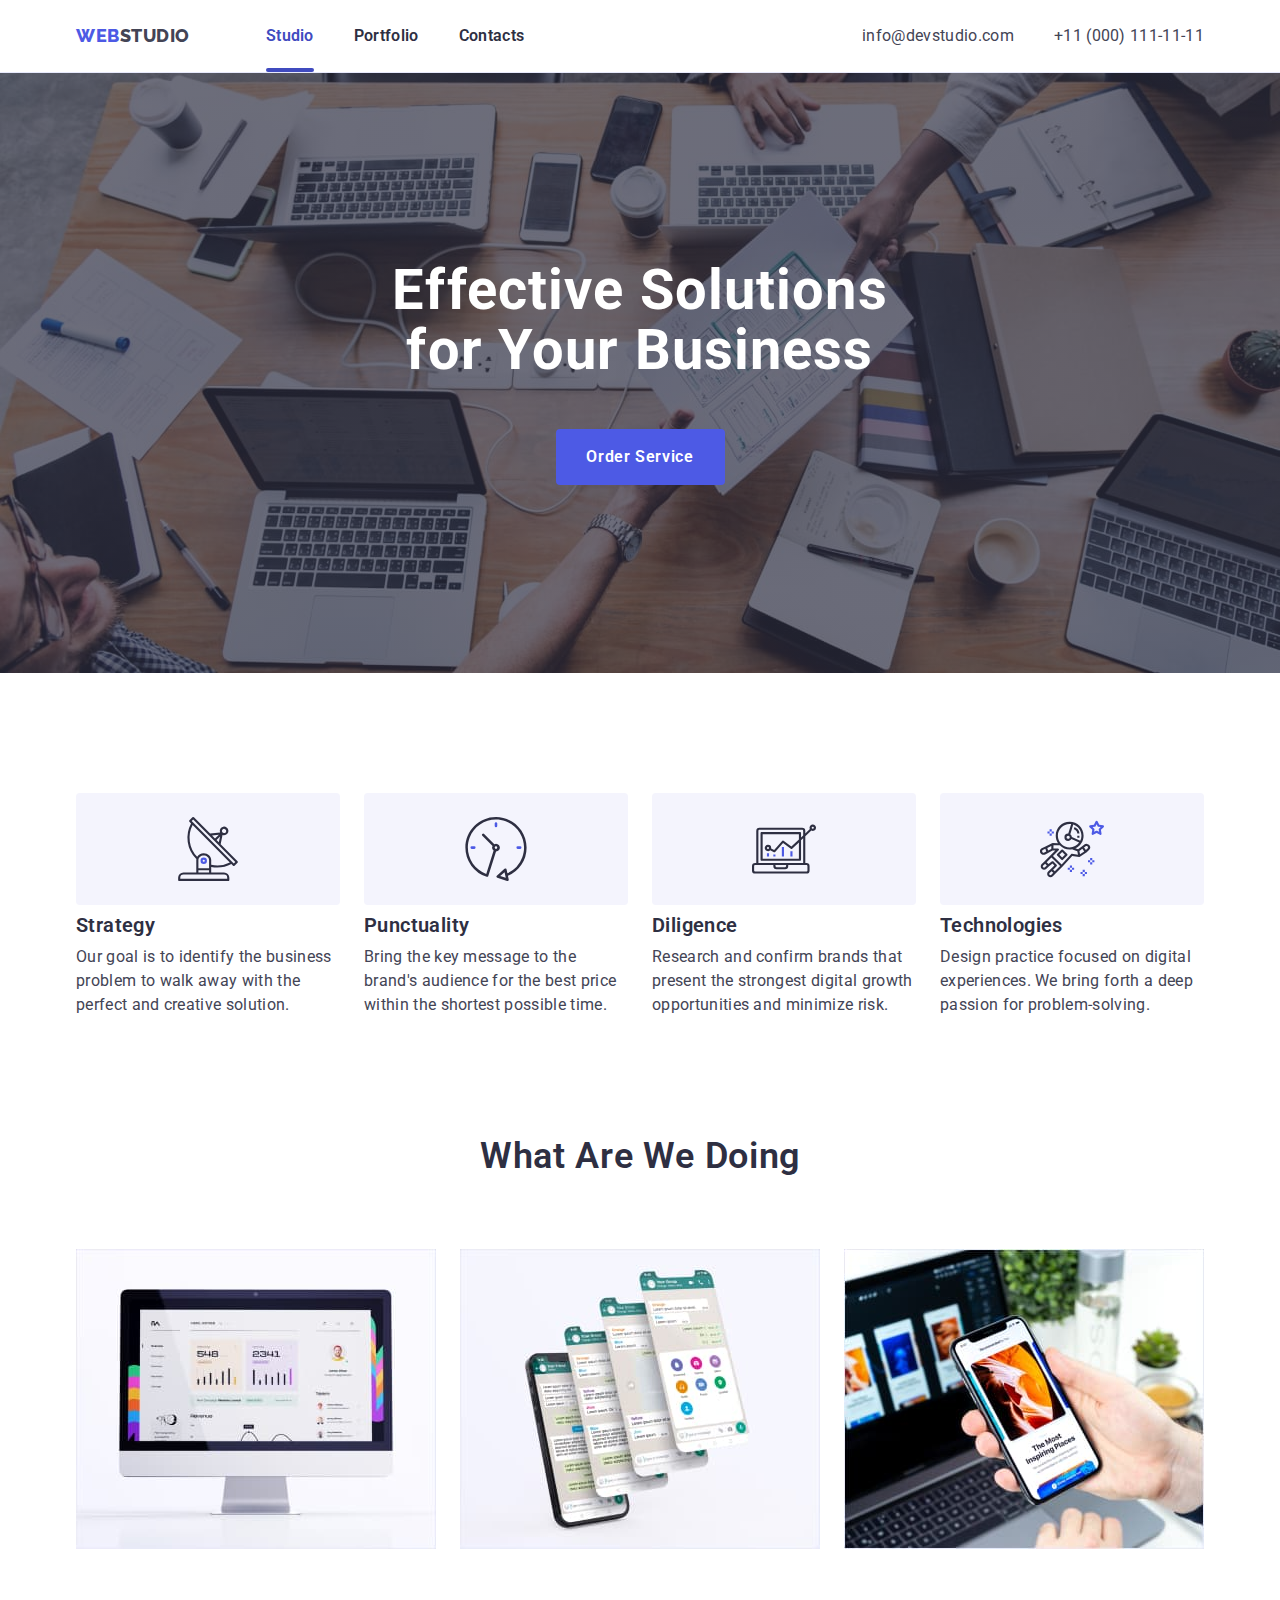
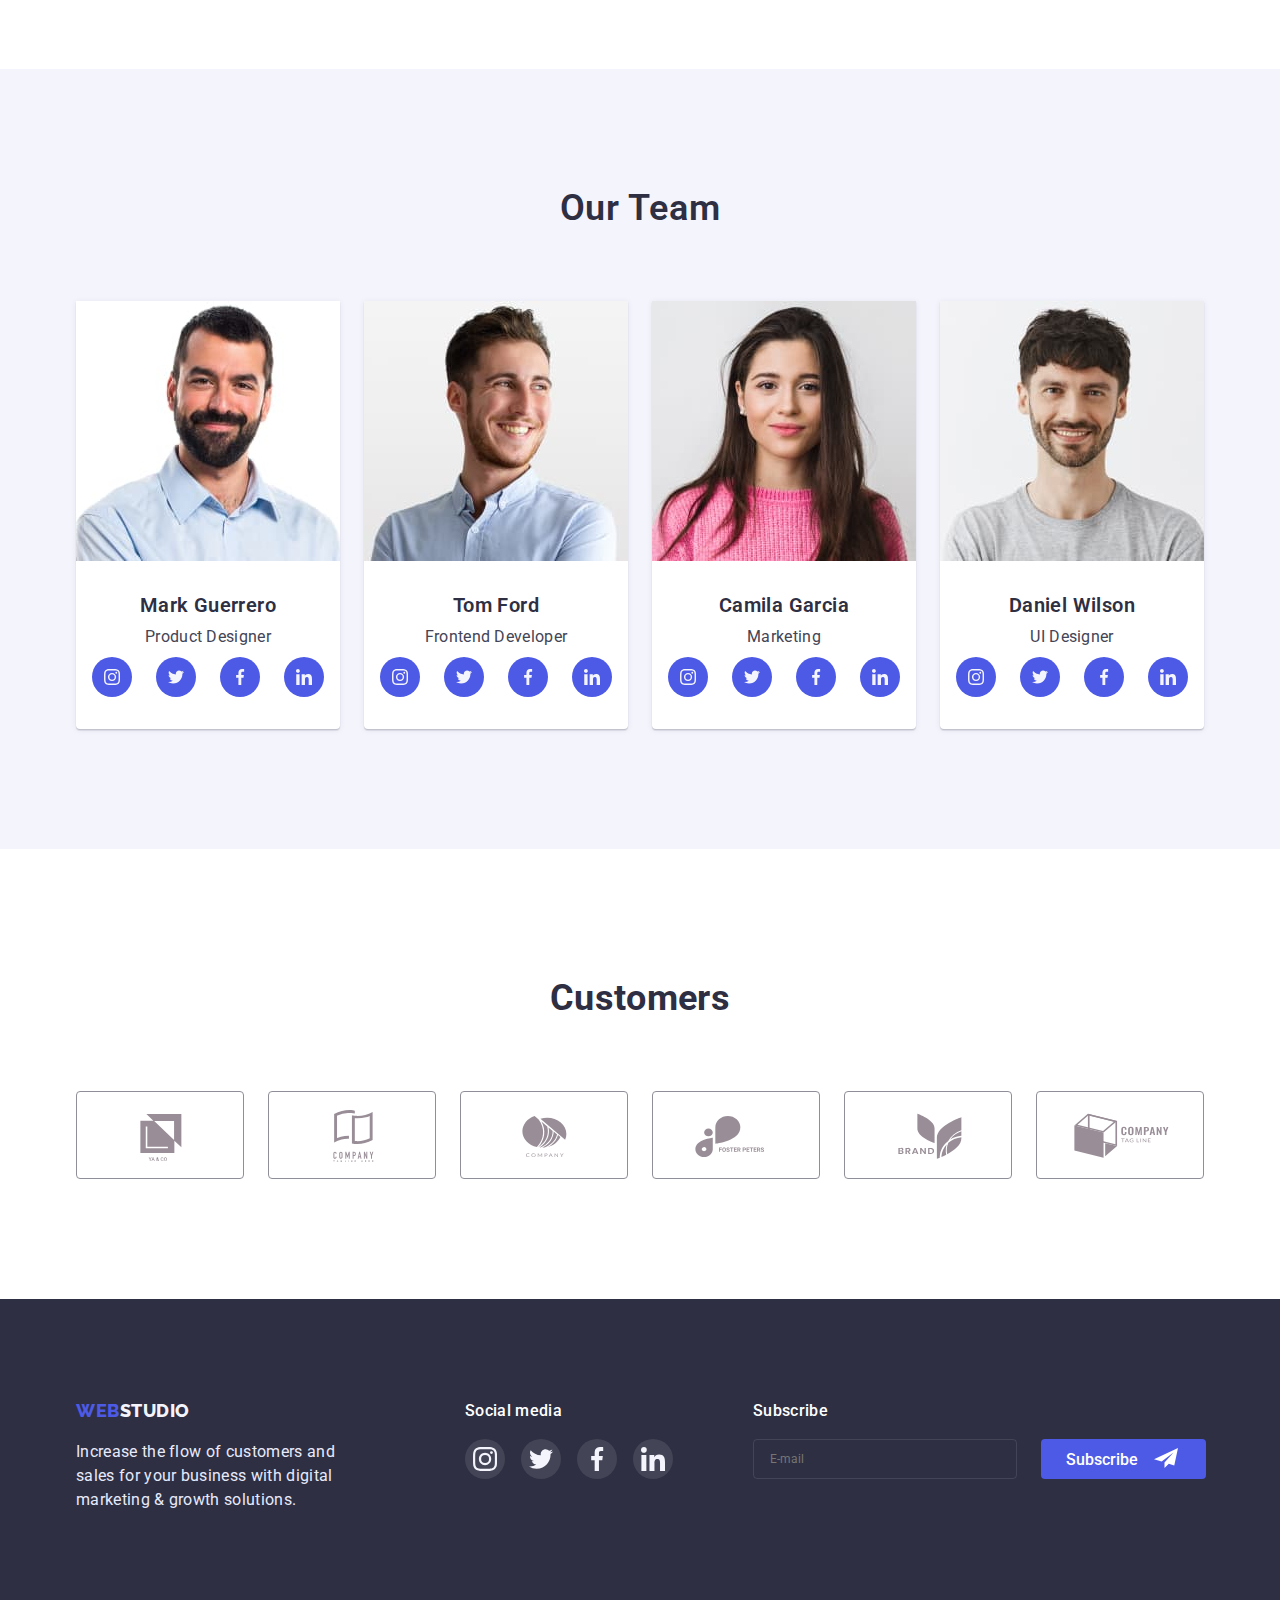
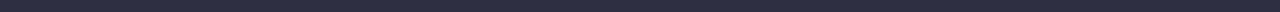
<file: index.html>
<!DOCTYPE html>
<html lang="en">
  <head>
    <meta charset="UTF-8" />
    <meta http-equiv="X-UA-Compatible" content="IE=edge" />
    <meta name="viewport" content="width=device-width, initial-scale=1.0" />
    <title>Kizenko</title>
    <link rel="preconnect" href="https://fonts.googleapis.com" />
    <link rel="preconnect" href="https://fonts.gstatic.com" crossorigin />
    <link
      href="https://fonts.googleapis.com/css2?family=Raleway:wght@800&family=Roboto:wght@400;500;700;900&display=swap"
      rel="stylesheet"
    />
    <link
      rel="stylesheet"
      href="https://cdnjs.cloudflare.com/ajax/libs/modern-normalize/1.1.0/modern-normalize.min.css"
    />
    <link rel="stylesheet" href="./css/styles.css" />
  </head>

  <body>
    <!--header-->
    <header class="header">
      <div class="container main-nav">
        <nav class="nav">
          <a class="logo link" href="./index.html">
            <span class="web">web</span><span class="studio">studio</span>
          </a>
          <ul class="menu list">
            <li class="item">
              <a class="menu-item link current" href="./index.html">Studio</a>
            </li>
            <li class="item">
              <a class="menu-item link" href="./portfolio.html">Portfolio</a>
            </li>
            <li class="item"><a class="menu-item link" href="">Contacts</a></li>
          </ul>
        </nav>
        <ul class="contact-menu list">
          <li>
            <a class="contact-mail link" href="mailto:info@devstudio.com"
              >info@devstudio.com</a
            >
          </li>
          <li>
            <a class="contact-tel link" href="tel:+110001111111"
              >+11 (000) 111-11-11</a
            >
          </li>
        </ul>
      </div>
    </header>
    <main>
      <!--hero-->
      <section class="hero">
        <div class="container">
          <h1 class="hero-title">Effective Solutions for Your Business</h1>
          <button class="hero-btn" type="button" data-modal-open>
            Order Service
          </button>
        </div>
      </section>
      <!--advantages-->
      <section class="advantages">
        <div class="container">
          <h2 class="advantages-title">our advantages</h2>
          <ul class="advantages-list list">
            <li class="list-element icon-antenna">
              <h3 class="list-title">Strategy</h3>
              <p class="list-text">
                Our goal is to identify the business problem to walk away with
                the perfect and creative solution.
              </p>
            </li>
            <li class="list-element icon-clock">
              <h3 class="list-title">Punctuality</h3>
              <p class="list-text">
                Bring the key message to the brand's audience for the best price
                within the shortest possible time.
              </p>
            </li>
            <li class="list-element icon-diagram">
              <h3 class="list-title">Diligence</h3>
              <p class="list-text">
                Research and confirm brands that present the strongest digital
                growth opportunities and minimize risk.
              </p>
            </li>
            <li class="list-element icon-astronaut">
              <h3 class="list-title">Technologies</h3>
              <p class="list-text">
                Design practice focused on digital experiences. We bring forth a
                deep passion for problem-solving.
              </p>
            </li>
          </ul>
        </div>
      </section>

      <!--img list-->
      <section class="img">
        <div class="container">
          <h2 class="img-title">What are we doing</h2>
          <ul class="img-list list">
            <li class="img-item">
              <img
                class="picture"
                src="./images/imac.jpg"
                alt="imac image"
                width="360"
              />
            </li>
            <li class="img-item">
              <img
                class="picture"
                src="./images/iphone.jpg"
                alt="iphone image"
                width="360"
              />
            </li>
            <li class="img-item">
              <img
                class="picture"
                src="./images/imac_and_iphone.jpg"
                alt="imac and iphone image"
                width="360"
              />
            </li>
          </ul>
        </div>
      </section>
      <!--team-->
      <section class="team">
        <div class="container">
          <h2 class="team-title">Our Team</h2>
          <ul class="team-list list">
            <li class="teammate">
              <img
                class="picture"
                src="./images/mark_guerrero.jpg"
                alt="Mark Guerrero"
                width="264"
              />
              <div class="card">
                <h3 class="teammate-name">Mark Guerrero</h3>
                <p class="teammate-position">Product Designer</p>
                <ul class="social-list list">
                  <li class="social-list-item">
                    <a href="" class="social-list-link">
                      <svg class="social-list-icon" width="16" height="16">
                        <use href="./images/icons.svg#icon-instagram"></use>
                      </svg>
                    </a>
                  </li>
                  <li class="social-list-item">
                    <a href="" class="social-list-link">
                      <svg class="social-list-icon" width="16" height="16">
                        <use href="./images/icons.svg#icon-twitter"></use>
                      </svg>
                    </a>
                  </li>
                  <li class="social-list-item">
                    <a href="" class="social-list-link">
                      <svg class="social-list-icon" width="16" height="16">
                        <use href="./images/icons.svg#icon-facebook"></use>
                      </svg>
                    </a>
                  </li>
                  <li class="social-list-item">
                    <a href="" class="social-list-link">
                      <svg class="social-list-icon" width="16" height="16">
                        <use href="./images/icons.svg#icon-linkedin"></use>
                      </svg>
                    </a>
                  </li>
                </ul>
              </div>
            </li>
            <li class="teammate">
              <img
                class="picture"
                src="./images/tom_ford.jpg"
                alt="Tom Ford"
                width="264"
              />
              <div class="card">
                <h3 class="teammate-name">Tom Ford</h3>
                <p class="teammate-position">Frontend Developer</p>
                <ul class="social-list list">
                  <li class="social-list-item">
                    <a href="" class="social-list-link">
                      <svg class="social-list-icon" width="16" height="16">
                        <use href="./images/icons.svg#icon-instagram"></use>
                      </svg>
                    </a>
                  </li>
                  <li class="social-list-item">
                    <a href="" class="social-list-link">
                      <svg class="social-list-icon" width="16" height="16">
                        <use href="./images/icons.svg#icon-twitter"></use>
                      </svg>
                    </a>
                  </li>
                  <li class="social-list-item">
                    <a href="" class="social-list-link">
                      <svg class="social-list-icon" width="16" height="16">
                        <use href="./images/icons.svg#icon-facebook"></use>
                      </svg>
                    </a>
                  </li>
                  <li class="social-list-item">
                    <a href="" class="social-list-link">
                      <svg class="social-list-icon" width="16" height="16">
                        <use href="./images/icons.svg#icon-linkedin"></use>
                      </svg>
                    </a>
                  </li>
                </ul>
              </div>
            </li>
            <li class="teammate">
              <img
                class="picture"
                src="./images/camila_garcia.jpg"
                alt="Camila Garcia"
                width="264"
              />
              <div class="card">
                <h3 class="teammate-name">Camila Garcia</h3>
                <p class="teammate-position">Marketing</p>
                <ul class="social-list list">
                  <li class="social-list-item">
                    <a href="" class="social-list-link">
                      <svg class="social-list-icon" width="16" height="16">
                        <use href="./images/icons.svg#icon-instagram"></use>
                      </svg>
                    </a>
                  </li>
                  <li class="social-list-item">
                    <a href="" class="social-list-link">
                      <svg class="social-list-icon" width="16" height="16">
                        <use href="./images/icons.svg#icon-twitter"></use>
                      </svg>
                    </a>
                  </li>
                  <li class="social-list-item">
                    <a href="" class="social-list-link">
                      <svg class="social-list-icon" width="16" height="16">
                        <use href="./images/icons.svg#icon-facebook"></use>
                      </svg>
                    </a>
                  </li>
                  <li class="social-list-item">
                    <a href="" class="social-list-link">
                      <svg class="social-list-icon" width="16" height="16">
                        <use href="./images/icons.svg#icon-linkedin"></use>
                      </svg>
                    </a>
                  </li>
                </ul>
              </div>
            </li>
            <li class="teammate">
              <img
                class="picture"
                src="./images/daniel_wilson.jpg"
                alt="Daniel Wilson"
                width="264"
              />
              <div class="card">
                <h3 class="teammate-name">Daniel Wilson</h3>
                <p class="teammate-position">UI Designer</p>
                <ul class="social-list list">
                  <li class="social-list-item">
                    <a href="" class="social-list-link">
                      <svg class="social-list-icon" width="16" height="16">
                        <use href="./images/icons.svg#icon-instagram"></use>
                      </svg>
                    </a>
                  </li>
                  <li class="social-list-item">
                    <a href="" class="social-list-link">
                      <svg class="social-list-icon" width="16" height="16">
                        <use href="./images/icons.svg#icon-twitter"></use>
                      </svg>
                    </a>
                  </li>
                  <li class="social-list-item">
                    <a href="" class="social-list-link">
                      <svg class="social-list-icon" width="16" height="16">
                        <use href="./images/icons.svg#icon-facebook"></use>
                      </svg>
                    </a>
                  </li>
                  <li class="social-list-item">
                    <a href="" class="social-list-link">
                      <svg class="social-list-icon" width="16" height="16">
                        <use href="./images/icons.svg#icon-linkedin"></use>
                      </svg>
                    </a>
                  </li>
                </ul>
              </div>
            </li>
          </ul>
        </div>
      </section>
      <!--Customers-->
      <section class="customers">
        <div class="container">
          <h2 class="customers-title">Customers</h2>
          <ul class="customers-list list">
            <li class="customers-item">
              <a href="" class="customers-link">
                <svg class="customers-icon" width="104" height="56">
                  <use href="./images/icons.svg#icon-Logo-1"></use>
                </svg>
              </a>
            </li>
            <li class="customers-item">
              <a href="" class="customers-link">
                <svg class="customers-icon" width="104" height="56">
                  <use href="./images/icons.svg#icon-Logo-2"></use>
                </svg>
              </a>
            </li>
            <li class="customers-item">
              <a href="" class="customers-link">
                <svg class="customers-icon" width="104" height="56">
                  <use href="./images/icons.svg#icon-Logo-3"></use>
                </svg>
              </a>
            </li>
            <li class="customers-item">
              <a href="" class="customers-link">
                <svg class="customers-icon" width="104" height="56">
                  <use href="./images/icons.svg#icon-Logo-4"></use>
                </svg>
              </a>
            </li>
            <li class="customers-item">
              <a href="" class="customers-link">
                <svg class="customers-icon" width="104" height="56">
                  <use href="./images/icons.svg#icon-Logo-5"></use>
                </svg>
              </a>
            </li>
            <li class="customers-item">
              <a href="" class="customers-link">
                <svg class="customers-icon" width="104" height="56">
                  <use href="./images/icons.svg#icon-Logo-6"></use>
                </svg>
              </a>
            </li>
          </ul>
        </div>
      </section>

      <!--/Customers-->
    </main>
    <!--footer-->
    <footer class="footer">
      <div class="container">
        <div>
          <a class="logo link" href="./index.html">
            <span class="footer-web">web</span
            ><span class="footer-studio">studio</span>
          </a>

          <p class="footer-text">
            Increase the flow of customers and sales for your business with
            digital marketing & growth solutions.
          </p>
        </div>
        <div class="footer-media">
          <h2 class="media-title">Social media</h2>
          <ul class="media-list list">
            <li class="media-item">
              <a href="" class="media-link">
                <svg class="media-icon" width="24" height="24">
                  <use href="./images/icons.svg#icon-instagram"></use></svg
              ></a>
            </li>
            <li class="media-item">
              <a href="" class="media-link">
                <svg class="media-icon" width="24" height="24">
                  <use href="./images/icons.svg#icon-twitter"></use></svg
              ></a>
            </li>
            <li class="media-item">
              <a href="" class="media-link">
                <svg class="media-icon" width="24" height="24">
                  <use href="./images/icons.svg#icon-facebook"></use></svg
              ></a>
            </li>
            <li class="media-item">
              <a href="" class="media-link">
                <svg class="media-icon" width="24" height="24">
                  <use href="./images/icons.svg#icon-linkedin"></use></svg
              ></a>
            </li>
          </ul>
        </div>
        <form class="footer-form">
          <label for="email-footer" class="footer-email-label">Subscribe</label>
          <div class="btn-wrap">
            <input
              type="email"
              id="email-footer"
              class="email-input"
              name="email-footer"
              placeholder="E-mail"
            />
            <button type="submit" class="footer-btn">Subscribe</button>
          </div>
        </form>
      </div>
    </footer>
    <!--OVERLAY-->
    <div class="overlay is-hidden" data-modal>
      <div class="modal">
        <button type="button" class="modal-close" data-modal-close>
          <svg class="close-icon" width="8" height="8">
            <use href="./images/icons.svg#icon-close"></use>
          </svg>
        </button>
        <h2 class="modal-title">
          Leave your contacts and we will call you back
        </h2>
        <form class="form">
          <div class="form-wrap">
            <label for="user" class="user-label label">Name</label>
            <div class="input-wrap">
              <input
                type="text"
                name="user"
                class="user-input input"
                id="user"
              />
              <svg class="input-icon" width="12" height="12">
                <use href="./images/icons.svg#icon-name"></use>
              </svg>
            </div>
          </div>
          <div class="form-wrap">
            <label for="phone" class="phone-label label">Phone</label>
            <div class="input-wrap">
              <input
                type="tel"
                name="phone"
                class="phone-impu input"
                id="phone"
              />
              <svg class="input-icon" width="12" height="12">
                <use href="./images/icons.svg#icon-phone"></use>
              </svg>
            </div>
          </div>
          <div class="form-wrap">
            <label for="email" class="email-label label">Email</label>
            <div class="input-wrap">
              <input
                type="email"
                name="email"
                class="email-input input"
                id="email"
              />
              <svg class="input-icon" width="12" height="12">
                <use href="./images/icons.svg#icon-email"></use>
              </svg>
            </div>
          </div>
          <label class="label" for="comment">Comment</label>
          <textarea
            class="comment"
            name="comment"
            id="comment"
            placeholder="Text input"
          ></textarea>
          <div class="checkbox-wrap">
            <input
              class="checkbox visually-hidden"
              type="checkbox"
              name="checkbox"
              id="checkbox"
            />
            <label class="checkbox-label" for="checkbox"
              >I accept the terms and conditions of the
              <a class="policy-link" href="">Privacy Policy</a>
            </label>
          </div>
          <button type="submit" class="form-btn">Send</button>
        </form>
      </div>
    </div>
    <!--SCRIPT-->
    <script src="./js/modal.js"></script>
  </body>
</html>
</file>
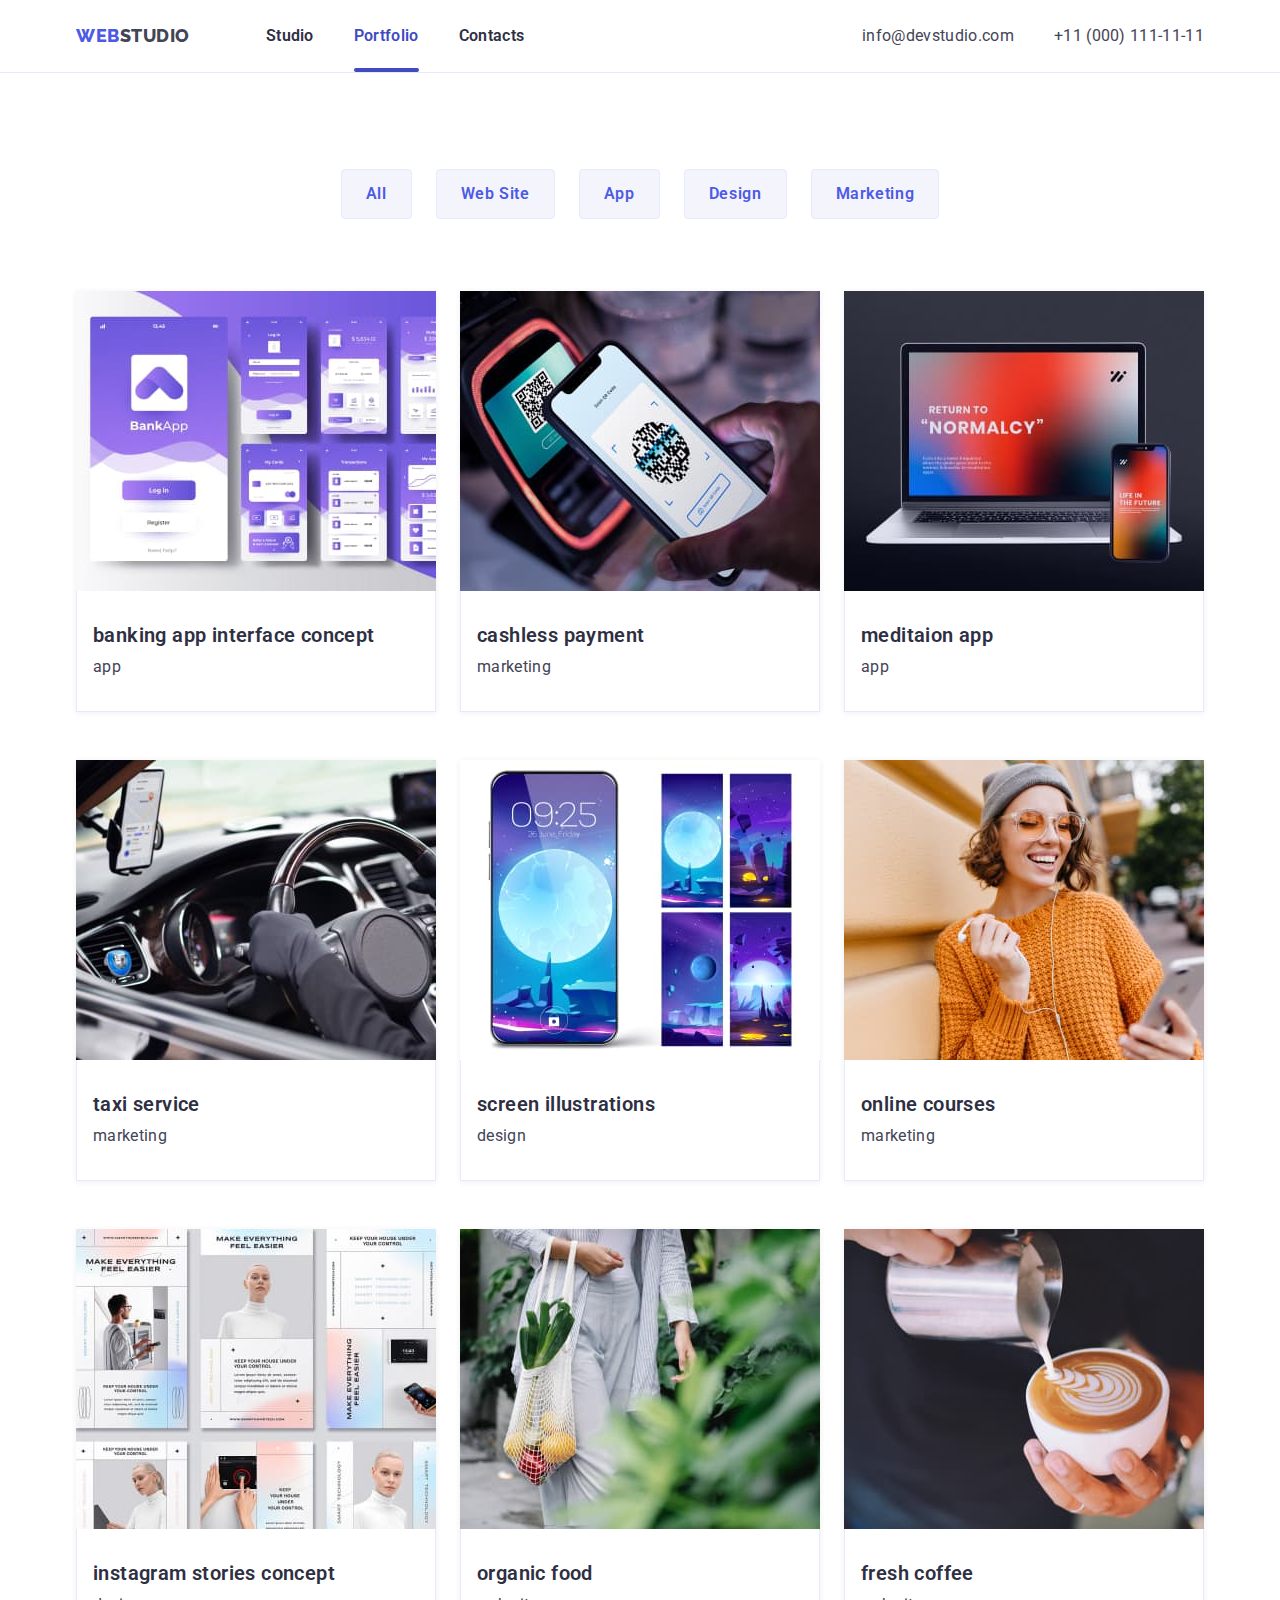
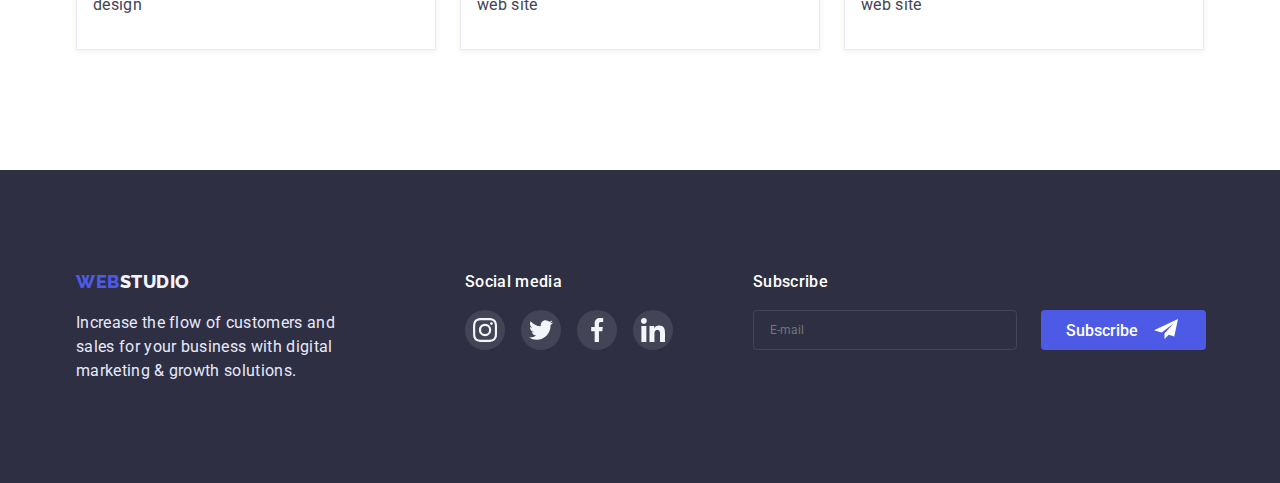
<file: portfolio.html>
<!DOCTYPE html>
<html lang="en">
  <head>
    <meta charset="UTF-8" />
    <meta http-equiv="X-UA-Compatible" content="IE=edge" />
    <meta name="viewport" content="width=device-width, initial-scale=1.0" />
    <title>Kizenko</title>
    <link rel="preconnect" href="https://fonts.googleapis.com" />
    <link rel="preconnect" href="https://fonts.gstatic.com" crossorigin />
    <link
      href="https://fonts.googleapis.com/css2?family=Raleway:wght@800&family=Roboto:wght@400;500;700;900&display=swap"
      rel="stylesheet"
    />
    <link
      rel="stylesheet"
      href="https://cdnjs.cloudflare.com/ajax/libs/modern-normalize/1.1.0/modern-normalize.min.css"
    />
    <link rel="stylesheet" href="./css/styles.css" />
  </head>
  <body>
    <!--header-->
    <header class="header">
      <div class="container main-nav">
        <nav class="nav">
          <a class="logo link" href="./index.html">
            <span class="web">web</span><span class="studio">studio</span>
          </a>
          <ul class="menu list">
            <li class="item">
              <a class="menu-item link" href="./index.html">Studio</a>
            </li>
            <li class="item">
              <a class="menu-item link current" href="./portfolio.html"
                >Portfolio</a
              >
            </li>
            <li class="item"><a class="menu-item link" href="">Contacts</a></li>
          </ul>
        </nav>
        <ul class="contact-menu list">
          <li>
            <a class="contact-mail link" href="mailto:info@devstudio.com"
              >info@devstudio.com</a
            >
          </li>
          <li>
            <a class="contact-tel link" href="tel:+110001111111"
              >+11 (000) 111-11-11</a
            >
          </li>
        </ul>
      </div>
    </header>
    <main>
      <section class="filter">
        <div class="container">
          <ul class="filter-list list">
            <li class="filter-item">
              <button class="filter-btn" type="button">All</button>
            </li>
            <li class="filter-item">
              <button class="filter-btn" type="button">Web Site</button>
            </li>
            <li class="filter-item">
              <button class="filter-btn" type="button">App</button>
            </li>
            <li class="filter-item">
              <button class="filter-btn" type="button">Design</button>
            </li>
            <li class="filter-item">
              <button class="filter-btn" type="button">Marketing</button>
            </li>
          </ul>
          <ul class="filter-img list">
            <li class="filter-img-item">
              <a class="filter-img-link link" href="">
                <div class="img-wrap">
                  <img
                    class="picture"
                    src="./images/app.jpg"
                    alt="apps"
                    width="360"
                  />
                  <p class="slide-window">
                    14 Stylish and User-Friendly App Design Concepts · Task
                    Manager App · Calorie Tracker App · Exotic Fruit Ecommerce
                    App · Cloud Storage App
                  </p>
                </div>
                <div class="card-portfolio">
                  <h2 class="filter-title">banking app interface concept</h2>
                  <p class="filter-text">app</p>
                </div>
              </a>
            </li>
            <li class="filter-img-item">
              <a class="filter-img-link link" href="">
                <div class="img-wrap">
                  <img
                    class="picture"
                    src="./images/payment.jpg"
                    alt="paymant"
                    width="360"
                  />
                  <p class="slide-window">
                    14 Stylish and User-Friendly App Design Concepts · Task
                    Manager App · Calorie Tracker App · Exotic Fruit Ecommerce
                    App · Cloud Storage App
                  </p>
                </div>
                <div class="card-portfolio">
                  <h2 class="filter-title">cashless payment</h2>
                  <p class="filter-text">marketing</p>
                </div>
              </a>
            </li>
            <li class="filter-img-item">
              <a class="filter-img-link link" href="">
                <div class="img-wrap">
                  <img
                    class="picture"
                    src="./images/macbook.jpg"
                    alt="macbook"
                    width="360"
                  />
                  <p class="slide-window">
                    14 Stylish and User-Friendly App Design Concepts · Task
                    Manager App · Calorie Tracker App · Exotic Fruit Ecommerce
                    App · Cloud Storage App
                  </p>
                </div>
                <div class="card-portfolio">
                  <h2 class="filter-title">meditaion app</h2>
                  <p class="filter-text">app</p>
                </div>
              </a>
            </li>
            <li class="filter-img-item">
              <a class="filter-img-link link" href="">
                <div class="img-wrap">
                  <img
                    class="picture"
                    src="./images/car.jpg"
                    alt="car"
                    width="360"
                  />
                  <p class="slide-window">
                    14 Stylish and User-Friendly App Design Concepts · Task
                    Manager App · Calorie Tracker App · Exotic Fruit Ecommerce
                    App · Cloud Storage App
                  </p>
                </div>
                <div class="card-portfolio">
                  <h2 class="filter-title">taxi service</h2>
                  <p class="filter-text">marketing</p>
                </div>
              </a>
            </li>
            <li class="filter-img-item">
              <a class="filter-img-link link" href="">
                <div class="img-wrap">
                  <img
                    class="picture"
                    src="./images/wallpaper.jpg"
                    alt="wallpaper"
                    width="360"
                  />
                  <p class="slide-window">
                    14 Stylish and User-Friendly App Design Concepts · Task
                    Manager App · Calorie Tracker App · Exotic Fruit Ecommerce
                    App · Cloud Storage App
                  </p>
                </div>
                <div class="card-portfolio">
                  <h2 class="filter-title">screen illustrations</h2>
                  <p class="filter-text">design</p>
                </div>
              </a>
            </li>
            <li class="filter-img-item">
              <a class="filter-img-link link" href="">
                <div class="img-wrap">
                  <img
                    class="picture"
                    src="./images/women.jpg"
                    alt="woman"
                    width="360"
                  />
                  <p class="slide-window">
                    14 Stylish and User-Friendly App Design Concepts · Task
                    Manager App · Calorie Tracker App · Exotic Fruit Ecommerce
                    App · Cloud Storage App
                  </p>
                </div>
                <div class="card-portfolio">
                  <h2 class="filter-title">online courses</h2>
                  <p class="filter-text">marketing</p>
                </div>
              </a>
            </li>
            <li class="filter-img-item">
              <a class="filter-img-link link" href="">
                <div class="img-wrap">
                  <img
                    class="picture"
                    src="./images/instagram.jpg"
                    alt="instagram"
                    width="360"
                  />
                  <p class="slide-window">
                    14 Stylish and User-Friendly App Design Concepts · Task
                    Manager App · Calorie Tracker App · Exotic Fruit Ecommerce
                    App · Cloud Storage App
                  </p>
                </div>
                <div class="card-portfolio">
                  <h2 class="filter-title">instagram stories concept</h2>
                  <p class="filter-text">design</p>
                </div>
              </a>
            </li>
            <li class="filter-img-item">
              <a class="filter-img-link link" href="">
                <div class="img-wrap">
                  <img
                    class="picture"
                    src="./images/organic.jpg"
                    alt="organic"
                    width="360"
                  />
                  <p class="slide-window">
                    14 Stylish and User-Friendly App Design Concepts · Task
                    Manager App · Calorie Tracker App · Exotic Fruit Ecommerce
                    App · Cloud Storage App
                  </p>
                </div>
                <div class="card-portfolio">
                  <h2 class="filter-title">organic food</h2>
                  <p class="filter-text">web site</p>
                </div>
              </a>
            </li>
            <li class="filter-img-item">
              <a class="filter-img-link link" href="">
                <div class="img-wrap">
                  <img
                    class="picture"
                    src="./images/coffee.jpg"
                    alt="coffe"
                    width="360"
                  />
                  <p class="slide-window">
                    14 Stylish and User-Friendly App Design Concepts · Task
                    Manager App · Calorie Tracker App · Exotic Fruit Ecommerce
                    App · Cloud Storage App
                  </p>
                </div>
                <div class="card-portfolio">
                  <h2 class="filter-title">fresh coffee</h2>
                  <p class="filter-text">web site</p>
                </div>
              </a>
            </li>
          </ul>
        </div>
      </section>
    </main>
    <!--footer-->
    <footer class="footer">
      <div class="container">
        <div>
          <a class="logo link" href="./index.html">
            <span class="footer-web">web</span
            ><span class="footer-studio">studio</span>
          </a>

          <p class="footer-text">
            Increase the flow of customers and sales for your business with
            digital marketing & growth solutions.
          </p>
        </div>
        <div class="footer-media">
          <h2 class="media-title">Social media</h2>
          <ul class="media-list list">
            <li class="media-item">
              <a href="" class="media-link">
                <svg class="media-icon" width="24" height="24">
                  <use href="./images/icons.svg#icon-instagram"></use></svg
              ></a>
            </li>
            <li class="media-item">
              <a href="" class="media-link">
                <svg class="media-icon" width="24" height="24">
                  <use href="./images/icons.svg#icon-twitter"></use></svg
              ></a>
            </li>
            <li class="media-item">
              <a href="" class="media-link">
                <svg class="media-icon" width="24" height="24">
                  <use href="./images/icons.svg#icon-facebook"></use></svg
              ></a>
            </li>
            <li class="media-item">
              <a href="" class="media-link">
                <svg class="media-icon" width="24" height="24">
                  <use href="./images/icons.svg#icon-linkedin"></use></svg
              ></a>
            </li>
          </ul>
        </div>
        <form class="footer-form">
          <label for="email-footer" class="footer-email-label">Subscribe</label>
          <div class="btn-wrap">
            <input
              type="email"
              id="email-footer"
              class="email-input"
              name="email-footer"
              placeholder="E-mail"
            />
            <button type="submit" class="footer-btn">Subscribe</button>
          </div>
        </form>
      </div>
    </footer>
  </body>
</html>
</file>
<file: css/styles.css>
:root {
  --brand-color: #4d5ae5;
  --headings-text-color: #2e2f42;
  --text-color: #434455;
  --background-color: #ffffff;
  --animation-duration: 250ms;
  --animation-timing-function: cubic-bezier(0.4, 0, 0.2, 1);
}
html {
  box-sizing: border-box;
}
*,
*::before *::after {
  box-sizing: inherit;
}
.list {
  list-style-type: none;
}
.link {
  text-decoration: none;
}
.picture {
  display: block;
}
body {
  font-family: "Roboto", sans-serif;
  line-height: 1.5;
  letter-spacing: 0.02em;
  color: var(--text-color);
  background-color: var(--background-color);
}
p,
h1,
h2,
h3,
h4,
h5,
h6 {
  margin: 0;
}
ul,
ol {
  margin: 0;
  padding-left: 0;
}
.container {
  width: 1158px;
  margin: 0 auto;
  padding-left: 15px;
  padding-right: 15px;
  /* outline: 2px solid red; */
}
.visually-hidden {
position: absolute;
width: 1px;
height: 1px;
margin: -1px;
border: 0;
padding: 0;
white-space: nowrap;
clip-path: inset (100%);
clip: rect(0 0 0 0); overflow: hidden;}

/* ==================== HEADER ==================== */
.header {
  border-bottom: 1px solid #e7e9fc;
}

.main-nav {
  display: flex;
  align-items: center;
}
.nav {
  display: flex;
  align-items: center;
}
.logo {
  font-family: "Raleway", sans-serif;
  font-weight: 800;
  font-size: 18px;
  line-height: 1.33;
  letter-spacing: 0.03em;
  text-transform: uppercase;
  color: var(--brand-color);
}
.nav .logo {
  margin-right: 76px;
}

.studio {
  color: var(--text-color);
}

.menu {
  display: flex;
  gap: 40px;
}
.menu-item {
  font-weight: 600;
  color: var(--headings-text-color);
}
.menu .menu-item {
  display: block;
  padding-top: 24px;
  padding-bottom: 24px;
  position: relative;
  transition-property: color;
  transition-duration: var(--animation-duration);
  transition-timing-function: var(--animation-timing-function);
}
.current {
  color: #404bbf;
}
.menu-item.current::after {
  content: "";
  position: absolute;
  width: 100%;
  height: 4px;
  border-radius: 2px;
  background-color: #404bbf;
  left: 0px;
  bottom: 0px;
}

.menu-item:hover,
.menu-item:focus {
  color: var(--brand-color);
}
.contact-menu {
  display: flex;
  gap: 40px;
  margin-left: auto;
}
.contact-mail {
  color: var(--text-color);
  transition-property: color;
  transition-duration: var(--animation-duration);
  transition-timing-function: var(--animation-timing-function);
}
.contact-mail:hover,
.contact-mail:focus {
  color: var(--brand-color);
}

.contact-tel {
  color: var(--text-color);
  transition-property: color;
  transition-duration: var(--animation-duration);
  transition-timing-function: var(--animation-timing-function);
}
.contact-tel:hover,
.contact-tel:focus {
  color: var(--brand-color);
}

/* ==================== /HEADER ==================== */

/* ==================== HERO ==================== */
.hero {
  max-width: 1440px;
  height: 600px;
  background-color: var(--headings-text-color);
  padding-top: 188px;
  padding-bottom: 188px;
  margin-left: auto;
  margin-right: auto;
  background-image: linear-gradient(
      rgba(46, 47, 66, 0.7),
      rgba(46, 47, 66, 0.7)
    ),
    url(../images/office.jpg);
  background-size: cover;
  background-repeat: no-repeat;
}
.hero .container {
  text-align: center;
}
.hero-title {
  font-family: "Roboto", sans-serif;
  font-weight: 700;
  font-size: 56px;
  line-height: 1.07;
  letter-spacing: 0.02em;
  color: #ffffff;
  max-width: 500px;
  margin-left: auto;
  margin-right: auto;
  margin-bottom: 48px;
}
.hero-btn {
  display: inline-block;
  min-width: 169px;
  min-height: 56px;
  background-color: var(--brand-color);
  color: #ffffff;
  font-family: "Roboto";
  font-weight: 600;
  font-size: 16px;
  line-height: 1.19;
  letter-spacing: 0.04em;
  border-radius: 4px;
  padding: 16px, 32px;
  border: 1px solid transparent;
  transition-property: background-color;
  transition-duration: var(--animation-duration);
  transition-timing-function: var(--animation-timing-function);
}
.hero-btn:hover,
.hero-btn:focus {
  color: #ffffff;
  background-color: #404bbf;
  cursor: pointer;
  box-shadow: 0px 4px 4px rgba(0, 0, 0, 0.15);
  border-radius: 4px;
}
/* ==================== /HERO ==================== */

/* ==================== ADVANTAGES ==================== */
.advantages {
  padding-top: 120px;
  padding-bottom: 120px;
}
.advantages-list {
  display: flex;
  gap: 24px;
}
.advantages-title {
  display: none;
}
.list-element::before {
  display: block;
  content: "";
  height: 112px;
  background: #f4f4fd;
  border-radius: 4px;
  background-size: 64px 64px;
  background-repeat: no-repeat;
  background-position: center;
  margin-bottom: 8px;
}
.icon-antenna::before {
  background-image: url("../images/antenna.svg");
}
.icon-clock::before {
  background-image: url("../images/clock.svg");
}
.icon-diagram::before {
  background-image: url("../images/diagram.svg");
}
.icon-astronaut::before {
  background-image: url("../images/astronaut.svg");
}

.list-element {
  width: 264px;
}
.list-element .list-title {
  font-family: "Roboto", sans-serif;
  font-weight: 600;
  font-size: 20px;
  line-height: 1.2;
  letter-spacing: 0.02em;
  color: var(--headings-text-color);
  margin-bottom: 8px;
}

/* ==================== /ADVANTAGES ==================== */

/* ==================== IMG-LIST ==================== */
.img {
  padding-bottom: 120px;
}
.img-list {
  display: flex;
  gap: 24px;
}
.img-title {
  font-family: "Roboto", sans-serif;
  font-weight: 600;
  font-size: 36px;
  line-height: 1.11;
  letter-spacing: 0.02em;
  text-transform: capitalize;
  color: var(--headings-text-color);
  text-align: center;
  margin-bottom: 72px;
}
/* ==================== /IMG-LIST ==================== */

/* ==================== TEAM ==================== */
.team {
  background-color: #f4f4fd;
  padding-top: 120px;
  padding-bottom: 120px;
}
.team-title {
  text-align: center;
}
.team-list {
  display: flex;
  gap: 24px;
}
.card {
  text-align: center;
  margin-top: 32px;
  margin-bottom: 32px;
}
.team-title {
  font-family: "Roboto", sans-serif;
  font-weight: 600;
  font-size: 36px;
  line-height: 1.11;
  letter-spacing: 0.02em;
  text-transform: capitalize;
  color: var(--headings-text-color);
  margin-bottom: 72px;
}
.teammate {
  background-color: #ffffff;
  border-radius: 0px 0px 4px 4px;
  box-shadow: 0px 1px 6px rgba(46, 47, 66, 0.08),
    0px 1px 1px rgba(46, 47, 66, 0.16), 0px 2px 1px rgba(46, 47, 66, 0.08);
}
.teammate-name {
  font-family: "Roboto", sans-serif;
  font-weight: 600;
  font-size: 20px;
  line-height: 1.2;
  letter-spacing: 0.02em;
  color: var(--headings-text-color);
  margin-bottom: 8px;
}
.teammate-position {
  margin-bottom: 8px;
}
.social-list {
  display: flex;
  justify-content: center;
  gap: 24px;
}
.social-list-link {
  display: flex;
  justify-content: center;
  align-items: center;
  width: 40px;
  height: 40px;
  border-radius: 50%;
  background-color: var(--brand-color);
  transition-property: background-color;
  transition-duration: var(--animation-duration);
  transition-timing-function: var(--animation-timing-function);
}
.social-list-link:hover,
.social-list-link:focus {
  background-color: #404bbf;
}
/* ==================== /TEAM ==================== */

/* ==================== CUSTOMERS ==================== */
.customers {
  padding-top: 130px;
  padding-bottom: 120px;
}
.customers-title {
  font-family: "Roboto", sans-serif;
  font-weight: 700;
  font-size: 36px;
  line-height: 1.11em;
  color: var(--headings-text-color);
  text-align: center;
  margin-bottom: 72px;
}
.customers-list {
  display: flex;
  gap: 24px;
}
.customers-item {
  width: 168px;
  height: 88px;
}
.customers-link {
  width: 100%;
  height: 100%;
  border: 1px solid #8e8f99;
  border-radius: 4px;
  display: flex;
  align-items: center;
  justify-content: center;
  transition-property: border-color;
  transition-duration: var(--animation-duration);
  transition-timing-function: var(--animation-timing-function);
  color: #998e97;
}
.customers-link:hover,
.customers-link:focus {
  border-color: #404bbf;
}
.customers-link .customers-icon {
  fill: currentColor;
  transition-property: fill;
  transition-duration: var(--animation-duration);
  transition-timing-function: var(--animation-timing-function);
}
.customers-link:hover .customers-icon,
.customers-link:focus .customers-icon {
  fill: #404bbf;
}

/* ==================== /CUSTOMERS ==================== */

/* ==================== FOOTER ==================== */

.footer {
  padding-top: 100px;
  padding-bottom: 100px;
  background-color: var(--headings-text-color);
  color: #e7e9fc;
}
.footer .container {
  display: flex;
}
.footer-studio {
  color: #f4f4fd;
}

.footer-text {
margin-top: 16px;
width: 269px;
height: 72px;
left: 156px;
font-family: 'Roboto', sans-serif;
font-size: 16px;
line-height: 1.5em;
}
.footer-media {
  text-align: start;
  margin-left: 120px;
}
.media-title {
  font-family: "Roboto", sans-serif;
  font-weight: 500;
  font-size: 16px;
  line-height: 1.5em;
  margin-bottom: 16px;
  color: #FFFFFF;
}
.media-list {
  display: flex;
  justify-content: center;
  gap: 16px;
}
.media-link {
  display: flex;
  justify-content: center;
  align-items: center;
  width: 40px;
  height: 40px;
  border-radius: 50%;
  background-color: rgba(255, 255, 255, 0.1);
  transition-property: background-color;
  transition-duration: var(--animation-duration);
  transition-timing-function: var(--animation-timing-function);
}
.media-link:hover,
.media-link:focus {
  background-color: #31d0aa;
}
.footer-form{
  display: block;
  margin-left: 80px;
}
.footer-email-label{
display: block;
font-family: 'Roboto', sans-serif;
font-weight: 500;
font-size: 16px;
line-height: 1.5em;
color: #FFFFFF;
margin-bottom: 16px;
}
.email-input{
  font-family: 'Roboto', sans-serif;
  font-size: 12px;
  line-height: 1.33em;
  width: 264px;
  height: 40px;
  border: 1px solid rgba(255, 255, 255, 0.1);;
  background-color: transparent;
  border-radius: 4px;
  padding-left: 16px;
  transition-property: border-color, ;
  outline: none;
  transition-duration: var(--animation-duration);
  transition-timing-function: var(--animation-timing-function);
  color: #FFFFFF;
}
.email-input:focus{
  border-color: #4d5ae5;
}
.btn-wrap{
  display: flex;
  align-items: center;
}
.footer-btn{
  position: relative;
  width: 165px;
  height: 40px;
  display: inline-block;
  background-color: var(--brand-color);
  color: #ffffff;
  font-family: 'Roboto', sans-serif;
  font-weight: 500;
  font-size: 16px;
  line-height: 1.5em;
  border-radius: 4px;
  text-align: left;
  border: 1px solid transparent;
  transition-property: background-color;
  transition-duration: var(--animation-duration);
  transition-timing-function: var(--animation-timing-function);
  align-items: center;
  padding: 8px 24px;
  margin-left: 24px;
}
.footer-btn:hover,
.footer-btn:focus {
  color: #ffffff;
  background-color: var(--brand-color);
  cursor: pointer;
  box-shadow: 0px 4px 4px rgba(0, 0, 0, 0.15);
}
.footer-btn::after{
  content: "";
  width: 24px;
  height: 20px;
  position: absolute;
  background-image: url(../images/send.svg);
  transform: translate(16px);
}
/* ==================== /FOOTER ==================== */

/* ==================== PORTFOLIO PAGE ==================== */

/* ==================== FILTER ==================== */
.filter {
  padding-top: 96px;
  padding-bottom: 120px;
}
.filter-list {
  display: flex;
  justify-content: center;
  gap: 24px;
  margin-bottom: 72px;
}
.filter-btn {
  display: inline-block;
  padding: 12px 24px;
  font-family: "Roboto", sans-serif;
  font-weight: 600;
  font-size: 16px;
  line-height: 1.5;
  letter-spacing: 0.04em;
  color: var(--brand-color);
  background-color: #f4f4fd;
  border: 1px solid #e7e9fc;
  border-radius: 4px;

  transition-property: background-color, box-shadow, color;
  transition-duration: var(--animation-duration);
  transition-timing-function: var(--animation-timing-function);
}
.filter-btn:hover,
.filter-btn:focus {
  color: #ffffff;
  background-color: var(--brand-color);
  cursor: pointer;
  box-shadow: 0px 4px 4px rgba(0, 0, 0, 0.15);
}

/* ==================== /FILTER ==================== */
/* ==================== FILTER-IMG ==================== */

.card-portfolio {
  padding-top: 32px;
  padding-bottom: 32px;
  padding-left: 16px;
  border: 1px solid #e7e9fc;
  border-top: transparent;
}
.filter-img {
  display: flex;
  flex-wrap: wrap;
}

.filter-img-item {
  margin-right: 24px;
  margin-bottom: 48px;
  box-shadow: 0px 1px 6px rgba(46, 47, 66, 0.08);
  transition-property: box-shadow;
  transition-duration: var(--animation-duration);
  transition-timing-function: var(--animation-timing-function);
}
.filter-img-link {
  display: block;
}
.filter-img-link:hover .slide-window {
  transform: translateY(0%);
}
/* ---------- Slide Window ---------- */
.img-wrap {
  position: relative;
  overflow: hidden;
}
.slide-window {
  position: absolute;
  top: 0px;

  font-family: "Roboto", sans-serif;
  font-style: normal;
  font-weight: 400;
  font-size: 16px;
  line-height: 1.5;
  letter-spacing: 0.02em;
  color: #f4f4fd;
  background-color: #4d5ae5;
  padding-top: 40px;
  padding-left: 32px;
  padding-right: 32px;
  height: 100%;
  transform: translateY(100%);
  transition-property: transform;
  transition-duration: var(--animation-duration);
  transition-timing-function: var(--animation-timing-function);
}
/* ---------- /Slide Window ---------- */
.filter-img-item:hover,
.filter-img-item:focus {
  box-shadow: 0px 1px 6px rgba(46, 47, 66, 0.08),
    0px 1px 1px rgba(46, 47, 66, 0.16), 0px 2px 1px rgba(46, 47, 66, 0.08);
}

.filter-img-item:nth-child(3n) {
  margin-right: 0;
}
.filter-img-item:nth-last-child(-n + 3) {
  margin-bottom: 0px;
}
.filter-title {
  font-family: "Roboto", sans-serif;
  font-weight: 600;
  font-size: 20px;
  line-height: 1.2;
  letter-spacing: 0.02em;
  color: var(--headings-text-color);
  margin-bottom: 8px;
}
.filter-text {
  font-family: "Roboto", sans-serif;
  line-height: 1.5;
  letter-spacing: 0.02em;
  color: var(--text-color);
}

/* ==================== /FILTER-IMG ==================== */
/* ==================== /PORTFOLIO PAGE ==================== */

/* ==================== OVERLAY ==================== */

.overlay {
  position: fixed;
  top: 0;
  width: 100%;
  height: 100%;
  background-color: rgba(46, 47, 66, 0.4);
  transition-property: opacity, visibility;
  transition-duration: var(--animation-duration);
  transition-timing-function: var(--animation-timing-function);
}
.modal {
  position: absolute;
  top: 50%;
  left: 50%;
  width: 408px;
  min-height: 576px;
  background-color: #fcfcfc;
  border-radius: 4px;
  transform: translate(-50%, -50%) scale(1);
  transition-property: transform;
  transition-duration: var(--animation-duration);
  transition-timing-function: var(--animation-timing-function);
}
.overlay.is-hidden .modal {
  transform: translate(-50%, -50%) scale(0);
}

.modal-close {
  position: absolute;
  display: flex;
  top: 24px;
  right: 24px;
  width: 24px;
  height: 24px;
  border-radius: 50%;
  background-color: #e7e9fc;
  color:currentColor;
  border: 1px solid rgba(0, 0, 0, 0.1);
  cursor: pointer;
  align-items: center;
  justify-content: center;
  transition-property: background-color, fill;
  transition-duration: var(--animation-duration);
  transition-timing-function: var(--animation-timing-function);
}
.modal-close:hover,
.modal-close:focus{
  background-color: #404BBF;
  fill:#FFFFFF;
}
.is-hidden {
  opacity: 0;
  visibility: hidden;
  pointer-events: none;
}

.modal-title {
  font-family: "Roboto", sans-serif;
  font-weight: 500;
  font-size: 16px;
  line-height: 1.5em;
  text-align: center;
  padding-top: 72px;
  padding-bottom: 14px;
  color: #2e2f42;
}

.form {
  margin: 0 auto;
  padding: 24px;
  padding-top: 0;
  
}

.label {
  font-family: "Roboto", sans-serif;
  font-size: 12px;
  line-height: 1.33em;
  color: #8e8f99;
  margin-bottom: 4px;
}
.form-wrap{
  margin: 0 auto;
  margin-bottom: 8px;
}
.input-wrap{
    position: relative;
}

.input-icon{
  position: absolute;
  left: 19px;
  top: 50%;
  transform: translateY(-50%);
  fill: currentColor;
  transition-property: fill;
  transition-duration: var(--animation-duration);
  transition-timing-function: var(--animation-timing-function);
}

.input {
  font-family: 'Roboto', sans-serif;
  font-size: 12px;
  line-height: 1.33em;
  display: flex;
  width: 360px;
  height: 40px;
  border: 1px solid rgba(33, 33, 33, 0.2);
  background-color: transparent;
  border-radius: 4px;
  padding-left: 38px;
  outline: none;
  transition-property: border-color, ;
  transition-duration: var(--animation-duration);
  transition-timing-function: var(--animation-timing-function);
}
.input:focus{
  border-color: #4d5ae5;
}

.input:focus + .input-icon{
  fill: var(--brand-color);
}



.comment {
  font-family: 'Roboto', sans-serif;
  font-size: 12px;
  line-height: 1.33em;
  resize: none;
  width: 360px;
  height: 120px;
  border: 1px solid rgba(33, 33, 33, 0.2);
  background-color: transparent;
  border-radius: 4px;
  outline: none;
  padding-left: 16px;
  padding-top: 8px;
  margin-bottom: 16px;
  transition-property: border-color, ;
  transition-duration: var(--animation-duration);
  transition-timing-function: var(--animation-timing-function);
}
.comment:focus{
  border-color: #4d5ae5;}

.comment::placeholder{
font-family: 'Roboto', sans-serif;
font-size: 12px;
line-height: 1.33em;
color: rgba(117, 117, 117, 0.5);
}

.checkbox-wrap{
  display: flex;
  margin-bottom: 24px;
}
.checkbox-label{
  font-family: "Roboto", sans-serif;
  font-size: 12px;
  line-height: 1.33em;
  color: #8e8f99;
  display: flex;
  text-align: center;
}
.checkbox-label::before{
  display:block;
  content: " ";
  width: 16px;
  height: 16px;
  border: 1.25px solid #000000;
  border-radius: 2px; ;
  margin-right: 8px;
  position: center;
}
.checkbox:checked + .checkbox-label::before {
background-color:var(--brand-color) ;
border: none;
background-image: url(../images/check.svg);
background-repeat: no-repeat;
background-size: 10px 8px;
background-position: center;

}
.policy-link{
  margin-left: 4px;
  color:#4D5AE5;
}

.form-btn {
  display: block;
  min-width: 169px;
  min-height: 56px;
  background-color: var(--brand-color);
  color: #ffffff;
  font-family: "Roboto";
  font-weight: 600;
  font-size: 16px;
  line-height: 1.19;
  letter-spacing: 0.04em;
  border-radius: 4px;
  padding: 16px, 32px;
  border: 1px solid transparent;
  transition-property: background-color, fill;
  transition-duration: var(--animation-duration);
  transition-timing-function: var(--animation-timing-function);
  margin: 0 auto;

}
.form-btn:hover,
.form-btn:focus {
  color: #ffffff;
  background-color: #404bbf;
  cursor: pointer;
  box-shadow: 0px 4px 4px rgba(0, 0, 0, 0.15);
  border-radius: 4px;

/* ==================== /OVERLAY ==================== */
</file>
